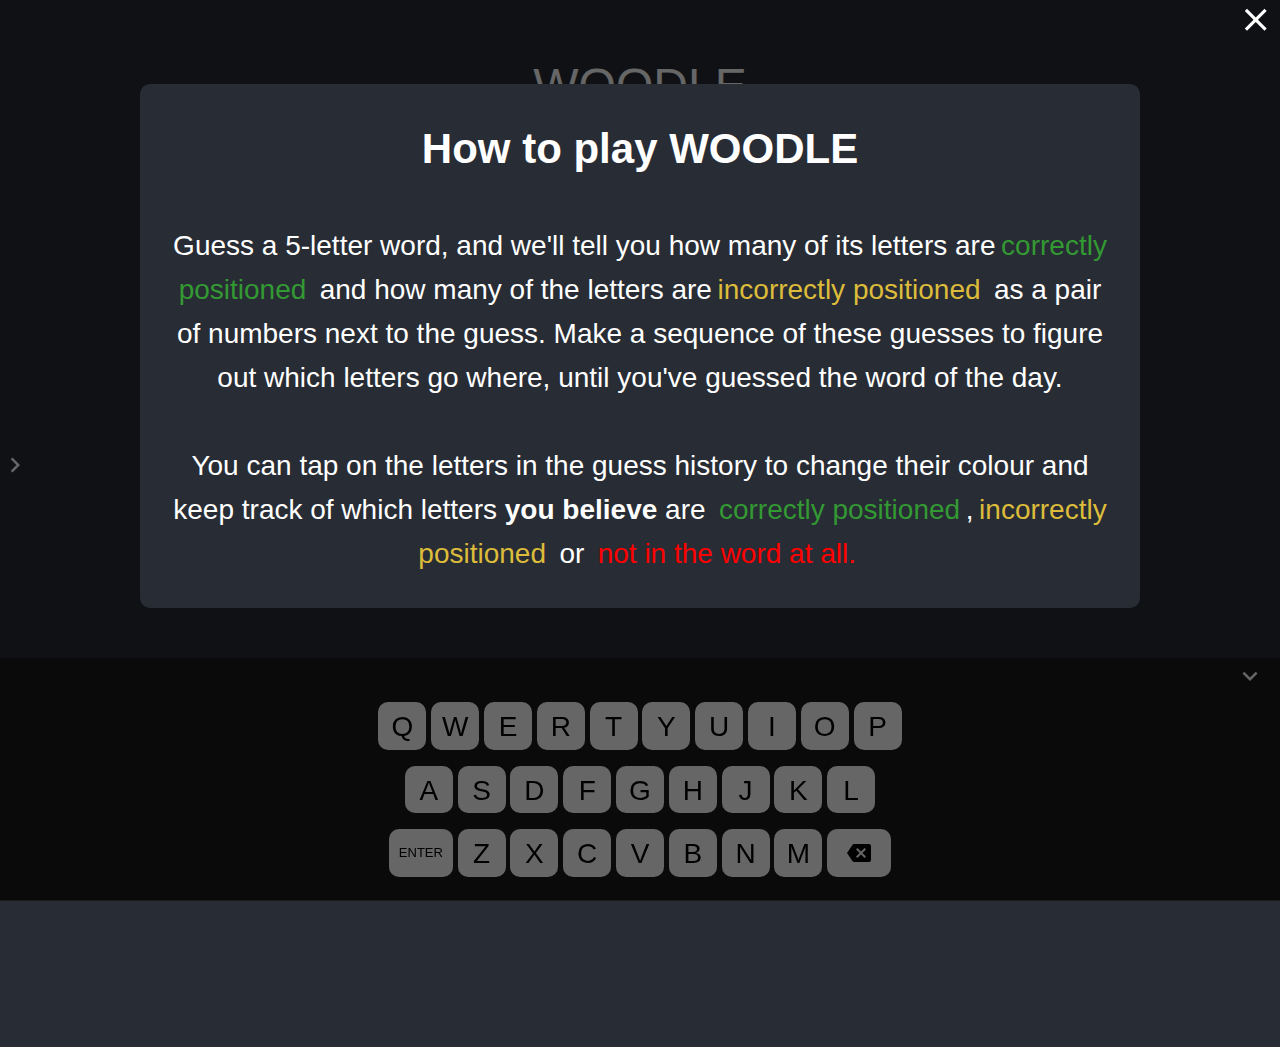
<file: index.html>
<!doctype html><html lang="en"><head><meta charset="utf-8"/><link rel="icon" href="/favicon.ico"/><meta name="viewport" content="width=device-width,initial-scale=1,maximum-scale=1,user-scalable=0"/><meta name="theme-color" content="#000000"/><meta name="description" content="Mastermind / Wordle crossover"/><meta name="keywords" content="Woodle, Wordle, Mastermind, Codebreaker, Nerdle, Absurdle, Word Game, Wodle, Woodel, Letters, Game, woodle of the day, daily challenge, challenge"><link rel="apple-touch-icon" href="/apple-touch-icon.png"/><link rel="manifest" href="/manifest.json"/><script defer="defer" data-domain="play.woodle.today" src="https://plausible.io/js/plausible.js"></script><script async src="https://pagead2.googlesyndication.com/pagead/js/adsbygoogle.js?client=ca-pub-7256299683842240" crossorigin="anonymous"></script><title>WOODLE</title><script defer="defer" src="/static/js/main.135cbefd.js"></script><link href="/static/css/main.b01c3204.css" rel="stylesheet"></head><body><noscript>You need to enable JavaScript to run this app.</noscript><div id="root"></div></body></html>
</file>
